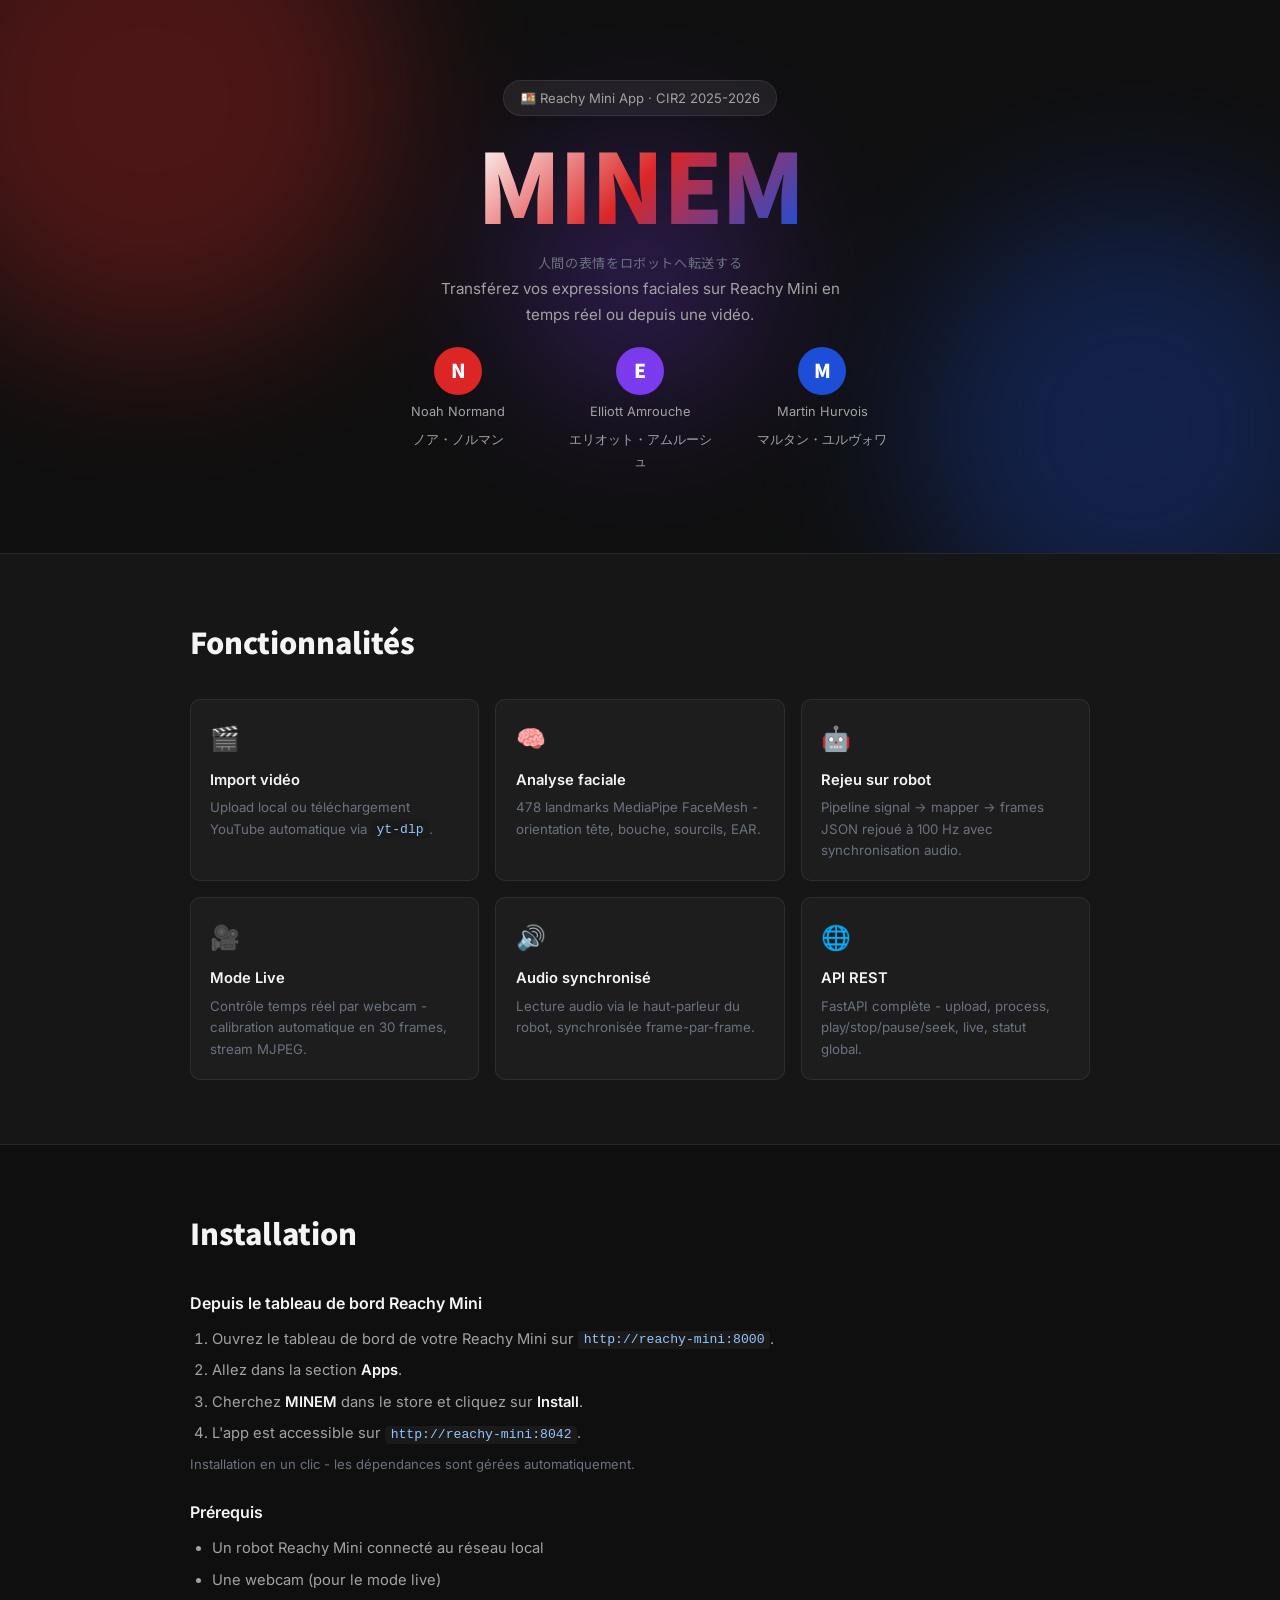
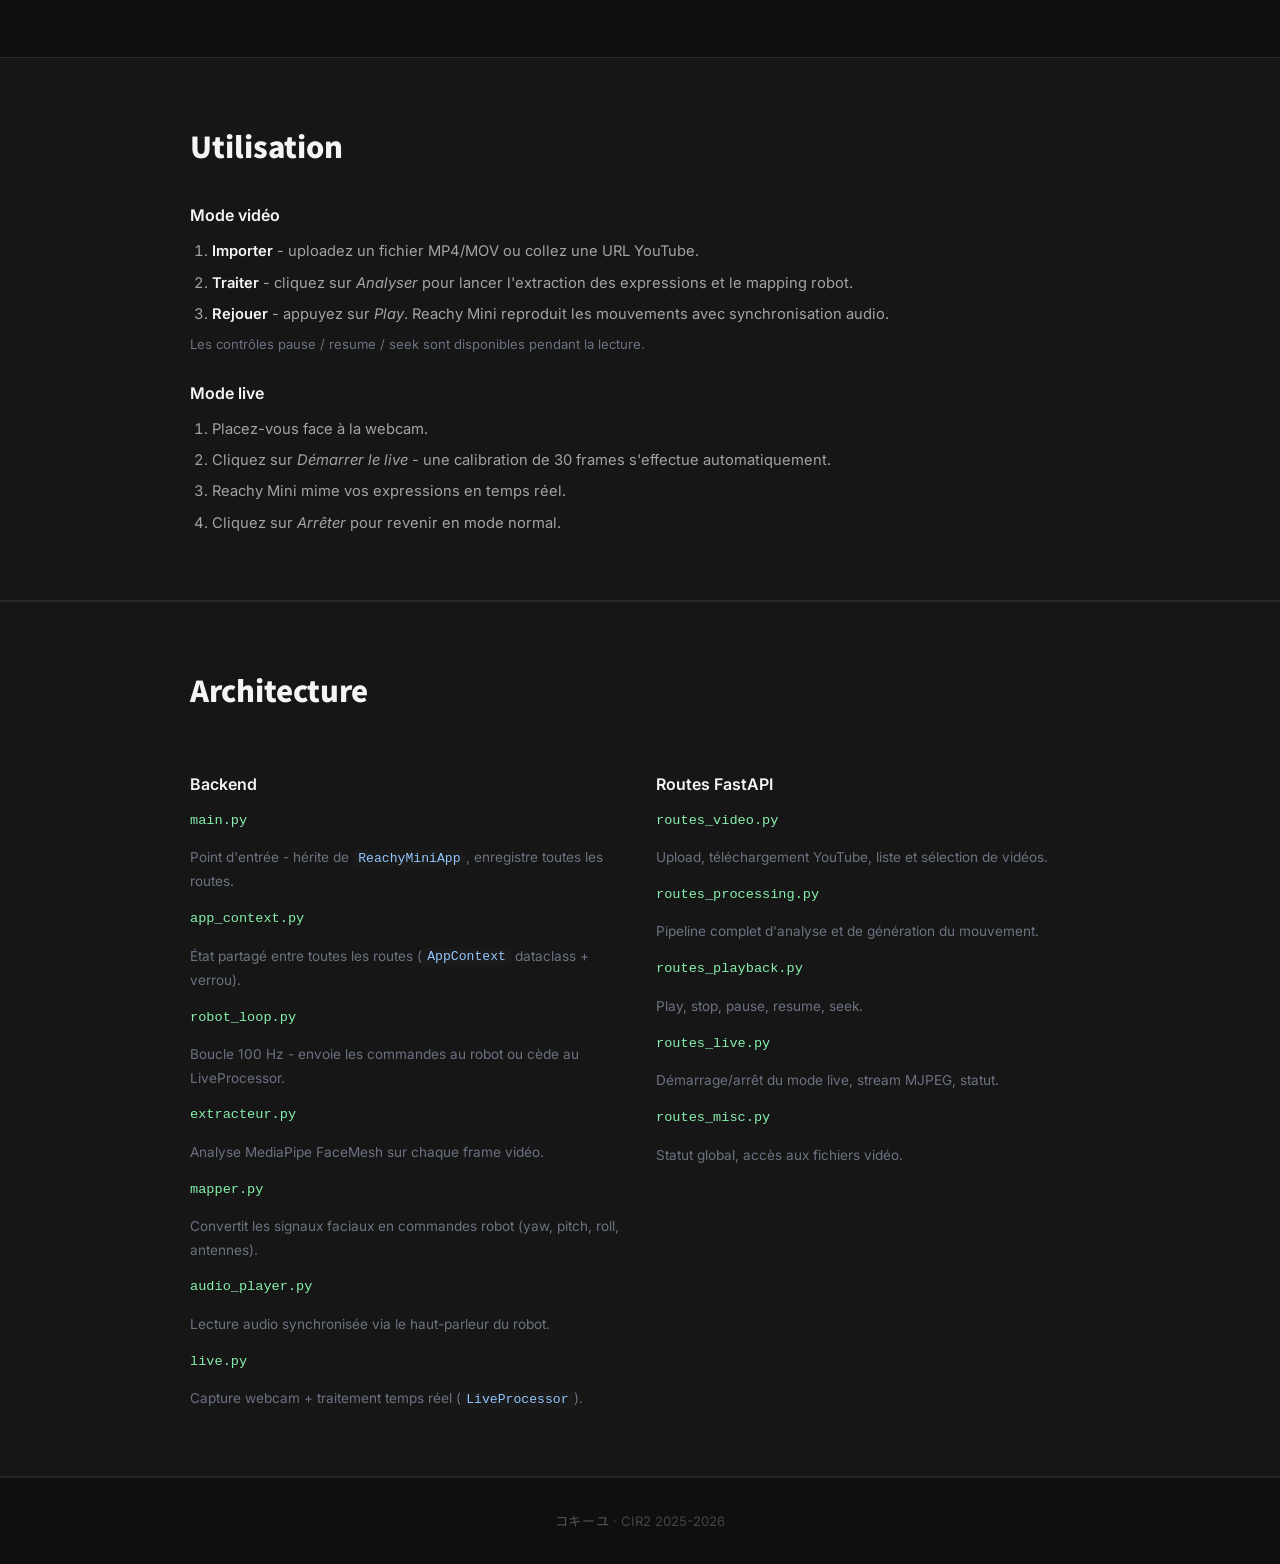
<file: index.html>
<!doctype html>
<html lang="fr">
<head>
	<meta charset="utf-8" />
	<meta name="viewport" content="width=device-width, initial-scale=1.0" />
	<title>MINEM - Reachy Mini App</title>
	<link rel="stylesheet" href="style.css" />
	<link href="https://fonts.googleapis.com/css2?family=Noto+Sans+JP:wght@700;900&family=Inter:wght@400;600&display=swap" rel="stylesheet">
</head>
<body>

<!-- HERO -->
<header class="hero">
	<div class="hero-bg">
		<div class="circle c1"></div>
		<div class="circle c2"></div>
		<div class="circle c3"></div>
	</div>
	<div class="hero-content">
		<span class="badge">🍱 Reachy Mini App · CIR2 2025-2026</span>
		<h1>MINEM</h1>
		<p class="tagline">
			<span class="jp">人間の表情をロボットへ転送する</span><br>
			Transférez vos expressions faciales sur Reachy Mini en temps réel ou depuis une vidéo.
		</p>
		<div class="team">
			<div class="member"><div class="avatar" style="background:#dc2626">N</div><span>Noah Normand</span><span class="member-jp">ノア・ノルマン</span></div>
			<div class="member"><div class="avatar" style="background:#7c3aed">E</div><span>Elliott Amrouche</span><span class="member-jp">エリオット・アムルーシュ</span></div>
			<div class="member"><div class="avatar" style="background:#1d4ed8">M</div><span>Martin Hurvois</span><span class="member-jp">マルタン・ユルヴォワ</span></div>
		</div>
	</div>
</header>

<!-- FONCTIONNALITES -->
<section class="section section--alt">
	<div class="container">
		<h2>Fonctionnalités</h2>
		<div class="features-grid">
			<div class="feature-card">
				<div class="feature-icon">🎬</div>
				<h3>Import vidéo</h3>
				<p>Upload local ou téléchargement YouTube automatique via <code>yt-dlp</code>.</p>
			</div>
			<div class="feature-card">
				<div class="feature-icon">🧠</div>
				<h3>Analyse faciale</h3>
				<p>478 landmarks MediaPipe FaceMesh - orientation tête, bouche, sourcils, EAR.</p>
			</div>
			<div class="feature-card">
				<div class="feature-icon">🤖</div>
				<h3>Rejeu sur robot</h3>
				<p>Pipeline signal -> mapper -> frames JSON rejoué à 100 Hz avec synchronisation audio.</p>
			</div>
			<div class="feature-card">
				<div class="feature-icon">🎥</div>
				<h3>Mode Live</h3>
				<p>Contrôle temps réel par webcam - calibration automatique en 30 frames, stream MJPEG.</p>
			</div>
			<div class="feature-card">
				<div class="feature-icon">🔊</div>
				<h3>Audio synchronisé</h3>
				<p>Lecture audio via le haut-parleur du robot, synchronisée frame-par-frame.</p>
			</div>
			<div class="feature-card">
				<div class="feature-icon">🌐</div>
				<h3>API REST</h3>
				<p>FastAPI complète - upload, process, play/stop/pause/seek, live, statut global.</p>
			</div>
		</div>
	</div>
</section>

<!-- INSTALLATION -->
<section class="section">
	<div class="container">
		<h2>Installation</h2>

		<h3>Depuis le tableau de bord Reachy Mini</h3>
		<ol>
			<li>Ouvrez le tableau de bord de votre Reachy Mini sur <code>http://reachy-mini:8000</code>.</li>
			<li>Allez dans la section <strong>Apps</strong>.</li>
			<li>Cherchez <strong>MINEM</strong> dans le store et cliquez sur <strong>Install</strong>.</li>
			<li>L'app est accessible sur <code>http://reachy-mini:8042</code>.</li>
		</ol>
		<p class="note">Installation en un clic - les dépendances sont gérées automatiquement.</p>

		<h3>Prérequis</h3>
		<ul>
			<li>Un robot Reachy Mini connecté au réseau local</li>
			<li>Une webcam (pour le mode live)</li>
		</ul>
	</div>
</section>

<!-- UTILISATION -->
<section class="section section--alt">
	<div class="container">
		<h2>Utilisation</h2>

		<h3>Mode vidéo</h3>
		<ol>
			<li><strong>Importer</strong> - uploadez un fichier MP4/MOV ou collez une URL YouTube.</li>
			<li><strong>Traiter</strong> - cliquez sur <em>Analyser</em> pour lancer l'extraction des expressions et le mapping robot.</li>
			<li><strong>Rejouer</strong> - appuyez sur <em>Play</em>. Reachy Mini reproduit les mouvements avec synchronisation audio.</li>
		</ol>
		<p class="note">Les contrôles pause / resume / seek sont disponibles pendant la lecture.</p>

		<h3>Mode live</h3>
		<ol>
			<li>Placez-vous face à la webcam.</li>
			<li>Cliquez sur <em>Démarrer le live</em> - une calibration de 30 frames s'effectue automatiquement.</li>
			<li>Reachy Mini mime vos expressions en temps réel.</li>
			<li>Cliquez sur <em>Arrêter</em> pour revenir en mode normal.</li>
		</ol>

	</div>
</section>

<!-- ARCHITECTURE -->
<section class="section section--alt">
	<div class="container">
		<h2>Architecture</h2>
		<div class="arch-cols">
			<div>
				<h3>Backend</h3>
				<dl>
					<dt><code>main.py</code></dt><dd>Point d'entrée - hérite de <code>ReachyMiniApp</code>, enregistre toutes les routes.</dd>
					<dt><code>app_context.py</code></dt><dd>État partagé entre toutes les routes (<code>AppContext</code> dataclass + verrou).</dd>
					<dt><code>robot_loop.py</code></dt><dd>Boucle 100 Hz - envoie les commandes au robot ou cède au LiveProcessor.</dd>
					<dt><code>extracteur.py</code></dt><dd>Analyse MediaPipe FaceMesh sur chaque frame vidéo.</dd>
					<dt><code>mapper.py</code></dt><dd>Convertit les signaux faciaux en commandes robot (yaw, pitch, roll, antennes).</dd>
					<dt><code>audio_player.py</code></dt><dd>Lecture audio synchronisée via le haut-parleur du robot.</dd>
					<dt><code>live.py</code></dt><dd>Capture webcam + traitement temps réel (<code>LiveProcessor</code>).</dd>
				</dl>
			</div>
			<div>
				<h3>Routes FastAPI</h3>
				<dl>
					<dt><code>routes_video.py</code></dt><dd>Upload, téléchargement YouTube, liste et sélection de vidéos.</dd>
					<dt><code>routes_processing.py</code></dt><dd>Pipeline complet d'analyse et de génération du mouvement.</dd>
					<dt><code>routes_playback.py</code></dt><dd>Play, stop, pause, resume, seek.</dd>
					<dt><code>routes_live.py</code></dt><dd>Démarrage/arrêt du mode live, stream MJPEG, statut.</dd>
					<dt><code>routes_misc.py</code></dt><dd>Statut global, accès aux fichiers vidéo.</dd>
				</dl>
			</div>
		</div>
	</div>
</section>

<!-- FOOTER -->
<footer class="footer">
	<span class="jp">コキーユ</span> · CIR2 2025-2026
</footer>

</body>
</html>
</file>
<file: style.css>
:root {
	--red: #dc2626;
	--blue: #1d4ed8;
	--bg: #0f0f0f;
	--bg-alt: #161616;
	--border: rgba(255, 255, 255, 0.08);
	--text: #f5f5f5;
	--muted: #a3a3a3;
	--code-bg: #1a1a1a;
}

* {
	margin: 0;
	padding: 0;
	box-sizing: border-box;
}

body {
	font-family: 'Inter', -apple-system, sans-serif;
	background: var(--bg);
	color: var(--text);
	font-size: 1rem;
	line-height: 1.7;
}

/* ── HERO ─────────────────────────────────── */

.hero {
	position: relative;
	display: flex;
	align-items: center;
	justify-content: center;
	text-align: center;
	padding: 5rem 2rem;
	overflow: hidden;
}

.hero-bg {
	position: absolute;
	inset: 0;
	z-index: 0;
}

.circle {
	position: absolute;
	border-radius: 50%;
	filter: blur(80px);
	opacity: 0.3;
}

.c1 { width: 500px; height: 500px; background: var(--red);  top: -150px; left: -100px; animation: drift 8s ease-in-out infinite alternate; }
.c2 { width: 450px; height: 450px; background: var(--blue); bottom: -100px; right: -80px; animation: drift 10s ease-in-out infinite alternate-reverse; }
.c3 { width: 250px; height: 250px; background: #7c3aed;     top: 50%; left: 50%; transform: translate(-50%, -50%); animation: drift 6s ease-in-out infinite alternate; }

@keyframes drift {
	from { transform: translate(0, 0); }
	to   { transform: translate(30px, 20px); }
}

.hero-content {
	position: relative;
	z-index: 1;
	display: flex;
	flex-direction: column;
	align-items: center;
	gap: 1.2rem;
}

.badge {
	background: rgba(255, 255, 255, 0.07);
	border: 1px solid var(--border);
	padding: 0.35rem 1rem;
	border-radius: 999px;
	font-size: 0.82rem;
	color: var(--muted);
}

.hero h1 {
	font-family: 'Noto Sans JP', sans-serif;
	font-size: clamp(3rem, 10vw, 6rem);
	font-weight: 900;
	letter-spacing: -0.02em;
	line-height: 1;
	background: linear-gradient(135deg, #fff 0%, #dc2626 50%, #1d4ed8 100%);
	-webkit-background-clip: text;
	-webkit-text-fill-color: transparent;
	background-clip: text;
}

.tagline {
	font-size: 0.95rem;
	color: var(--muted);
	max-width: 440px;
	line-height: 1.7;
}

.jp {
	font-family: 'Noto Sans JP', sans-serif;
	font-size: 0.82rem;
	color: #6b7280;
	letter-spacing: 0.05em;
}

.team {
	display: flex;
	gap: 2rem;
	flex-wrap: wrap;
	justify-content: center;
}

.member {
	display: flex;
	flex-direction: column;
	align-items: center;
	gap: 0.4rem;
	width: 150px;
}

.avatar {
	width: 48px;
	height: 48px;
	border-radius: 50%;
	display: flex;
	align-items: center;
	justify-content: center;
	font-family: 'Noto Sans JP', sans-serif;
	font-size: 1.2rem;
	font-weight: 900;
	color: white;
}

.member span {
	font-size: 0.8rem;
	color: var(--muted);
	text-align: center;
	width: 100%;
}

/* ── SECTIONS ─────────────────────────────── */

.section {
	padding: 4rem 2rem;
	background: var(--bg);
}

.section--alt {
	background: var(--bg-alt);
	border-top: 1px solid var(--border);
	border-bottom: 1px solid var(--border);
}

.container {
	max-width: 900px;
	margin: 0 auto;
}

h2 {
	font-family: 'Noto Sans JP', sans-serif;
	font-size: 1.8rem;
	font-weight: 900;
	margin-bottom: 2rem;
	color: var(--text);
}

h3 {
	font-size: 1rem;
	font-weight: 600;
	color: var(--text);
	margin-top: 1.5rem;
	margin-bottom: 0.6rem;
}

p, li, dd {
	color: var(--muted);
	font-size: 0.92rem;
}

ul, ol {
	padding-left: 1.4rem;
	display: flex;
	flex-direction: column;
	gap: 0.4rem;
}

strong {
	color: var(--text);
	font-weight: 600;
}

/* ── CODE ─────────────────────────────────── */

pre {
	background: var(--code-bg);
	border: 1px solid var(--border);
	border-radius: 8px;
	padding: 0.8rem 1.2rem;
	margin: 0.6rem 0;
	overflow-x: auto;
}

code {
	font-family: 'Courier New', monospace;
	font-size: 0.85rem;
	color: #86efac;
}

p code, li code, dd code {
	background: var(--code-bg);
	padding: 0.1em 0.4em;
	border-radius: 4px;
	color: #93c5fd;
	font-size: 0.82rem;
}

.note {
	font-size: 0.82rem;
	color: #6b7280;
	margin-top: 0.4rem;
}

.badge-recommended {
	display: inline-block;
	background: rgba(220, 38, 38, 0.15);
	border: 1px solid rgba(220, 38, 38, 0.3);
	color: #f87171;
	font-size: 0.7rem;
	font-weight: 600;
	padding: 0.15rem 0.5rem;
	border-radius: 999px;
	vertical-align: middle;
	margin-left: 0.5rem;
}

/* ── FEATURES ─────────────────────────────── */

.features-grid {
	display: grid;
	grid-template-columns: repeat(auto-fit, minmax(240px, 1fr));
	gap: 1rem;
}

.feature-card {
	background: rgba(255, 255, 255, 0.03);
	border: 1px solid var(--border);
	border-radius: 10px;
	padding: 1.2rem;
}

.feature-icon {
	font-size: 1.5rem;
	margin-bottom: 0.5rem;
}

.feature-card h3 {
	font-size: 0.92rem;
	font-weight: 600;
	color: var(--text);
	margin-top: 0;
	margin-bottom: 0.3rem;
}

.feature-card p {
	font-size: 0.83rem;
	color: #6b7280;
	line-height: 1.6;
}

/* ── ARCHITECTURE ─────────────────────────── */

.arch-cols {
	display: grid;
	grid-template-columns: 1fr 1fr;
	gap: 2rem;
}

@media (max-width: 640px) {
	.arch-cols { grid-template-columns: 1fr; }
}

dl {
	display: flex;
	flex-direction: column;
	gap: 0.8rem;
}

dt {
	font-size: 0.85rem;
	margin-bottom: 0.1rem;
}

dd {
	margin-left: 0;
	font-size: 0.85rem;
	color: #6b7280;
}

/* ── FOOTER ───────────────────────────────── */

.footer {
	text-align: center;
	padding: 2rem;
	font-size: 0.82rem;
	color: #444;
	border-top: 1px solid var(--border);
}

.footer .jp {
	color: #555;
}
</file>
